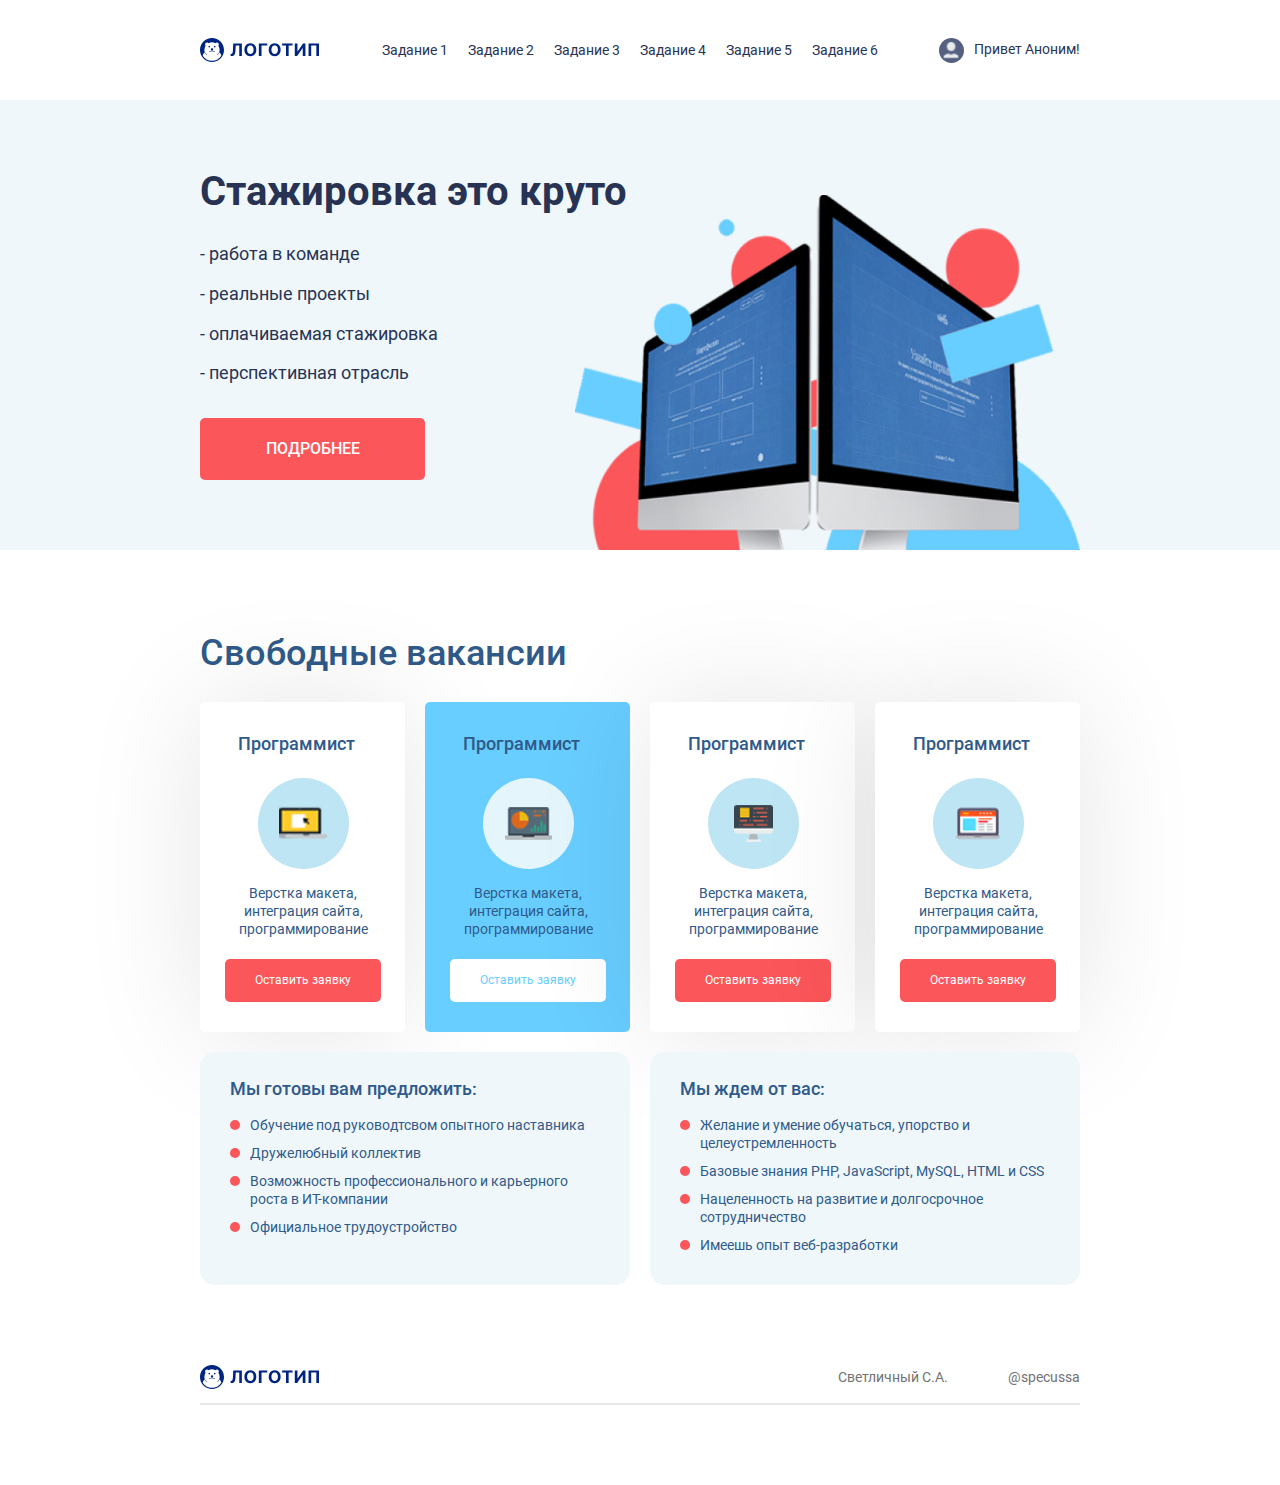
<file: index.html>
<!DOCTYPE html>
<html lang="en">
<head>
  <meta charset="UTF-8">
  <meta http-equiv="X-UA-Compatible" content="IE=edge">
  <meta name="viewport" content="width=device-width, initial-scale=1.0">
  <title>Стажировка это круто</title>
  <link rel="stylesheet" href="css/normalize.css">
  <link rel="stylesheet" href="css/style.css">
</head>
<body><div class="overlay"></div>
  <header class="header">
    <div class="container header__container">
      <div class="header__flex">
        <div class="header__absolute"></div>
        <a href="index.html" class="header__logo">
          <img src="img/logo.svg" alt="">
        </a>
        <div class="header__navigation">
          <nav class="header__nav">
            <ul class="header__list">
              <li class="header__item"><a href="index.html" class="header__link">Задание 1</a></li>
              <li class="header__item"><a href="login.html" class="header__link">Задание 2</a></li>
              <li class="header__item"><a href="popular.html" class="header__link">Задание 3</a></li>
              <li class="header__item"><a href="index.html" class="header__link">Задание 4</a></li>
              <li class="header__item"><a href="login.html" class="header__link">Задание 5</a></li>
              <li class="header__item"><a href="popular.html" class="header__link">Задание 6</a></li>
            </ul>
          </nav>
        </div>
        <a href="login.html" class="header__login">
          <img src="img/user.svg" alt="">
          <span class="header__span">Привет Аноним!</span>
        </a>
        <button class="header__burger" aria-label="Открыть меню">
          <svg viewBox="0 0 33 26" fill="#2F5A89" xmlns="http://www.w3.org/2000/svg" xmlns:xlink="http://www.w3.org/1999/xlink">
            <rect x="0" y="2" width="33" height="3.32" rx="1.66"/>
            <rect x="0" y="10.85" width="33" height="3.32" rx="1.66"/>
            <rect x="0" y="19.7" width="33" height="3.32" rx="1.66"/>
          </svg>
        </button>
      </div>
    </div>
  </header>
  <main>
    <section class="hero">
      <div class="container hero__container">
        <div class="hero__info">
          <h1 class="hero__head">Стажировка это круто</h1>
          <ul class="hero__list">
            <li class="hero__item">
              <p class="hero__link">- работа в команде</p>
              <p class="hero__link">- реальные проекты</p>
              <p class="hero__link">- оплачиваемая стажировка</p>
              <p class="hero__link">- перспективная отрасль</p>
            </li>
          </ul>
          <a href="#" class="hero__btn">Подробнее</a>
        </div>
        <div class="hero__img">
          <img src="img/hero/1.png" alt="">
        </div>
      </div>
    </section>
    <section class="vacancy">
      <div class="container vacancy_container">
        <h2 class="vacancy__heading">Свободные вакансии</h2>
        <div class="vacancy__flex">
          <ul class="vacancy__list">
            <li class="vacancy__item">
              <div class="vacancy__top">
                <h4 class="vacancy__head">Программист</h4>
                <div class="vacancy__img">
                  <span class="vacancy__icon vacancy__one"></span>
                </div>
                <p class="vacancy__desc">
                  Верстка макета, интеграция сайта, программирование
                </p>
              </div>
              <div class="vacancy__bottom">
                <a href="#" class="vacancy__btn">Оставить заявку</a>
              </div>
            </li>
            <li class="vacancy__item">
              <div class="vacancy__top">
                <h4 class="vacancy__head">Программист</h4>
                <div class="vacancy__img">
                  <span class="vacancy__icon vacancy__two"></span>
                </div>
                <p class="vacancy__desc">
                  Верстка макета, интеграция сайта, программирование
                </p>
              </div>
              <div class="vacancy__bottom">
                <a href="#" class="vacancy__btn">Оставить заявку</a>
              </div>
            </li>
            <li class="vacancy__item">
              <div class="vacancy__top">
                <h4 class="vacancy__head">Программист</h4>
                <div class="vacancy__img">
                  <span class="vacancy__icon vacancy__three"></span>
                </div>
                <p class="vacancy__desc">
                  Верстка макета, интеграция сайта, программирование
                </p>
              </div>
              <div class="vacancy__bottom">
                <a href="#" class="vacancy__btn">Оставить заявку</a>
              </div>
            </li>
            <li class="vacancy__item">
              <div class="vacancy__top">
                <h4 class="vacancy__head">Программист</h4>
                <div class="vacancy__img">
                  <span class="vacancy__icon vacancy__four"></span>
                </div>
                <p class="vacancy__desc">
                  Верстка макета, интеграция сайта, программирование
                </p>
              </div>
              <div class="vacancy__bottom">
                <a href="#" class="vacancy__btn">Оставить заявку</a>
              </div>
            </li>
          </ul>
        </div>
      </div>
    </section>
    <section class="services">
      <div class="container services__container">
        <ul class="services__list">
          <li class="services__item">
              <h3 class="services__heading">Мы готовы вам предложить:</h3>
              <ul class="services__desc">
                <li>Обучение под руководтсвом опытного наставника</li>
                <li>Дружелюбный коллектив</li>
                <li>Возможность профессионального и карьерного роста в ИТ-компании</li>
                <li>Официальное трудоустройство</li>
              </ul>
          </li>
          <li class="services__item">
              <h3 class="services__heading">Мы ждем от вас:</h3>
              <ul class="services__desc">
                <li>Желание и умение обучаться, упорство и целеустремленность</li>
                <li>Базовые знания PHP, JavaScript, MySQL, HTML и CSS</li>
                <li>Нацеленность на развитие и долгосрочное сотрудничество</li>
                <li>Имеешь опыт веб-разработки</li>
              </ul>
          </li>
        </ul>
      </div>
    </section>
  </main>
  <footer class="footer">
    <div class="container footer__container">
      <div class="footer__content">
        <a href="index.html" class="footer__logo">
          <img src="img/logo.svg" alt="">
        </a>
        <div class="footer__contact">
          <p class="footer__info">Светличный С.А.</p>
          <a href="https://t.me/specussa" target="_blank" class="footer__info">@specussa</a>
        </div>
      </div>
    </div>
  </footer>
  <script src="js/main.js"></script>
<!-- https://www.figma.com/file/5s6gEd6c7xHF7l51x2yrsz/%D0%A1%D1%82%D0%B0%D0%B6%D0%B8%D1%80%D0%BE%D0%B2%D0%BA%D0%B0-%D1%8D%D1%82%D0%BE-%D0%BA%D1%80%D1%83%D1%82%D0%BE-(Hi-tech-media)?t=WA0oLAIWZgQK2Ka3-0 -->
</body>
</html>
</file>
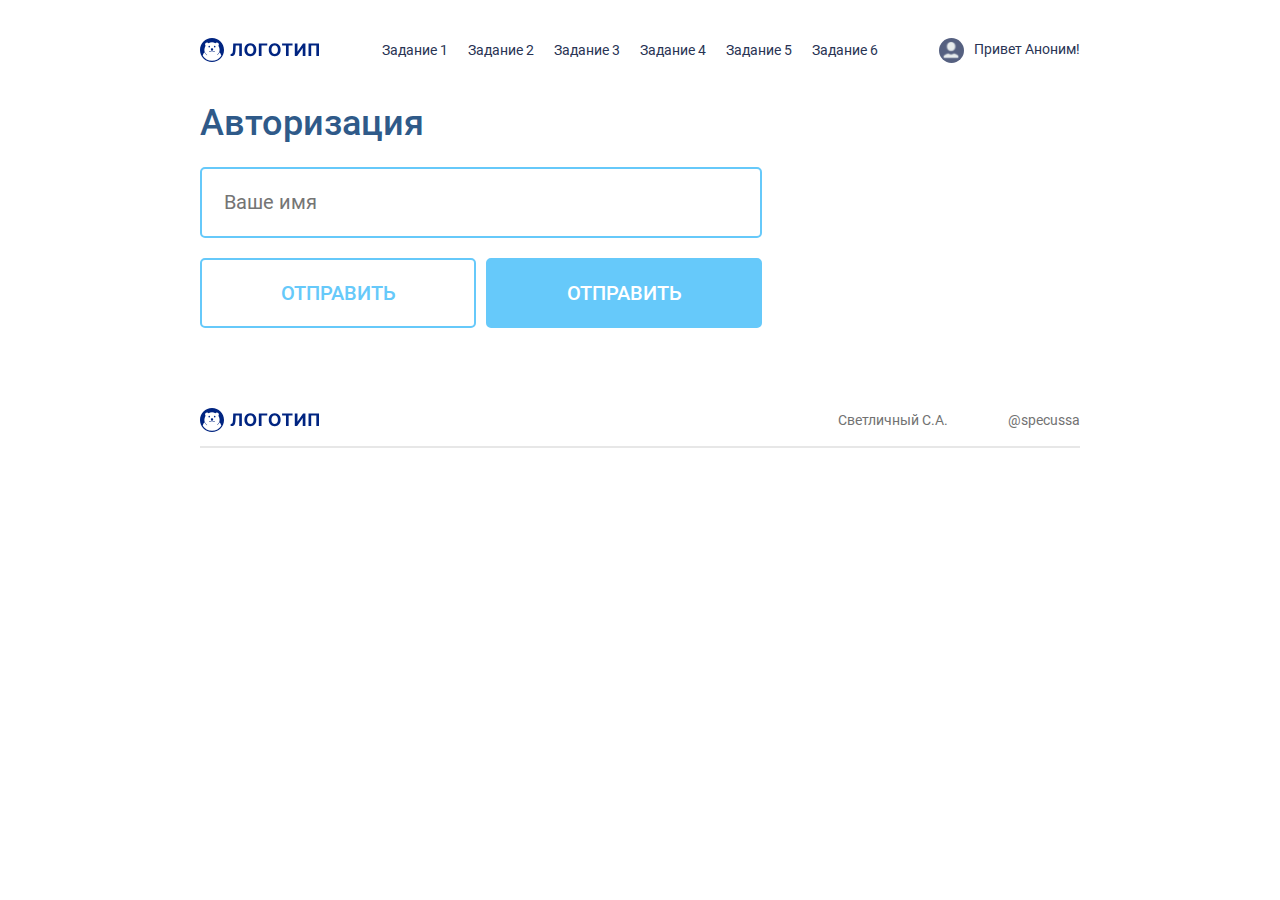
<file: login.html>
<!DOCTYPE html>
<html lang="en">
<head>
  <meta charset="UTF-8">
  <meta http-equiv="X-UA-Compatible" content="IE=edge">
  <meta name="viewport" content="width=device-width, initial-scale=1.0">
  <title>Авторизация</title>
  <link rel="stylesheet" href="css/normalize.css">
  <link rel="stylesheet" href="css/style.css">
</head>
<body><div class="overlay"></div>
  <header class="header">
    <div class="container header__container">
      <div class="header__flex">
        <div class="header__absolute"></div>
        <a href="index.html" class="header__logo">
          <img src="img/logo.svg" alt="">
        </a>
        <div class="header__navigation">
          <nav class="header__nav">
            <ul class="header__list">
              <li class="header__item"><a href="index.html" class="header__link">Задание 1</a></li>
              <li class="header__item"><a href="login.html" class="header__link">Задание 2</a></li>
              <li class="header__item"><a href="popular.html" class="header__link">Задание 3</a></li>
              <li class="header__item"><a href="index.html" class="header__link">Задание 4</a></li>
              <li class="header__item"><a href="login.html" class="header__link">Задание 5</a></li>
              <li class="header__item"><a href="popular.html" class="header__link">Задание 6</a></li>
            </ul>
          </nav>
        </div>
        <a href="login.html" class="header__login">
          <img src="img/user.svg" alt="">
          <span class="header__span">Привет Аноним!</span>
        </a>
        <button class="header__burger" aria-label="Открыть меню">
          <svg viewBox="0 0 33 26" fill="#2F5A89" xmlns="http://www.w3.org/2000/svg" xmlns:xlink="http://www.w3.org/1999/xlink">
            <rect x="0" y="2" width="33" height="3.32" rx="1.66"/>
            <rect x="0" y="10.85" width="33" height="3.32" rx="1.66"/>
            <rect x="0" y="19.7" width="33" height="3.32" rx="1.66"/>
          </svg>
        </button>
      </div>
    </div>
  </header>
  <main>
    <section class="login">
      <div class="container login__container">
        <h2 class="login__heading">Авторизация</h2>
				<form class="login__form" action="https://jsonplaceholder.typicode.com/posts" method="POST">
					<label class="login__label" aria-label="Введите логин">
						<input required="" class="login__input" name="username" type="text" placeholder="Ваше имя">
					</label>
          <div class="login__btn">
            <button aria-label="Кнопка авторизации" type="submit" class="login__send">Отправить</button>
            <a href="#" aria-label="Кнопка регистрации" class="login__send">Отправить</a>
          </div>
				</form>
      </div>
    </section>
  </main>
  <footer class="footer">
    <div class="container footer__container">
      <div class="footer__content">
        <a href="index.html" class="footer__logo">
          <img src="img/logo.svg" alt="">
        </a>
        <div class="footer__contact">
          <p class="footer__info">Светличный С.А.</p>
          <a href="https://t.me/specussa" target="_blank" class="footer__info">@specussa</a>
        </div>
      </div>
    </div>
  </footer>
  <script src="js/main.js"></script>
<!-- https://www.figma.com/file/5s6gEd6c7xHF7l51x2yrsz/%D0%A1%D1%82%D0%B0%D0%B6%D0%B8%D1%80%D0%BE%D0%B2%D0%BA%D0%B0-%D1%8D%D1%82%D0%BE-%D0%BA%D1%80%D1%83%D1%82%D0%BE-(Hi-tech-media)?t=WA0oLAIWZgQK2Ka3-0 -->
</body>
</html>
</file>
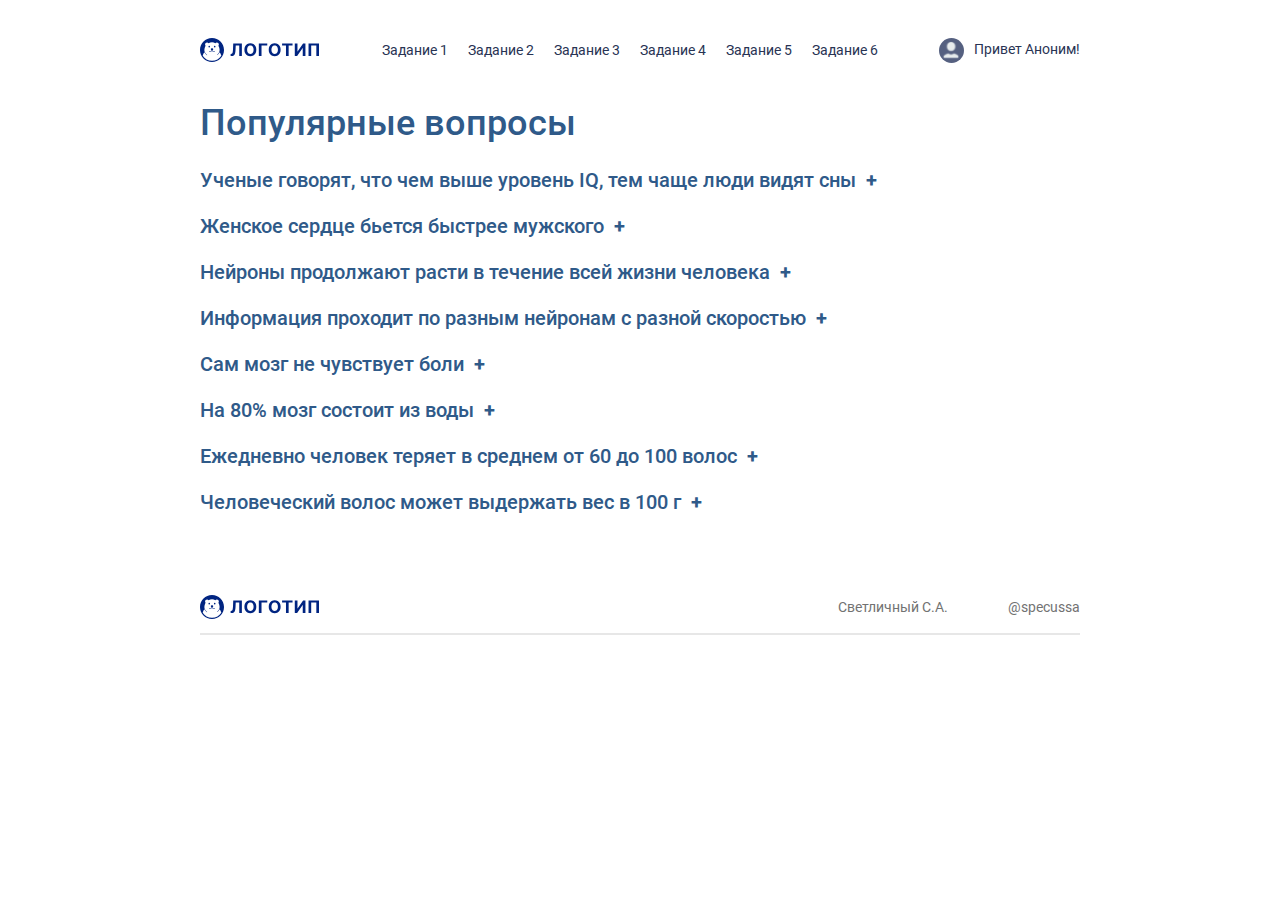
<file: popular.html>
<!DOCTYPE html>
<html lang="en">
<head>
  <meta charset="UTF-8">
  <meta http-equiv="X-UA-Compatible" content="IE=edge">
  <meta name="viewport" content="width=device-width, initial-scale=1.0">
  <title>Авторизация</title>
  <link rel="stylesheet" href="css/normalize.css">
  <link rel="stylesheet" href="css/style.css">
</head>
<body><div class="overlay"></div>
  <header class="header">
    <div class="container header__container">
      <div class="header__flex">
        <div class="header__absolute"></div>
        <a href="index.html" class="header__logo">
          <img src="img/logo.svg" alt="">
        </a>
        <div class="header__navigation">
          <nav class="header__nav">
            <ul class="header__list">
              <li class="header__item"><a href="index.html" class="header__link">Задание 1</a></li>
              <li class="header__item"><a href="login.html" class="header__link">Задание 2</a></li>
              <li class="header__item"><a href="popular.html" class="header__link">Задание 3</a></li>
              <li class="header__item"><a href="index.html" class="header__link">Задание 4</a></li>
              <li class="header__item"><a href="login.html" class="header__link">Задание 5</a></li>
              <li class="header__item"><a href="popular.html" class="header__link">Задание 6</a></li>
            </ul>
          </nav>
        </div>
        <a href="login.html" class="header__login">
          <img src="img/user.svg" alt="">
          <span class="header__span">Привет Аноним!</span>
        </a>
        <button class="header__burger" aria-label="Открыть меню">
          <svg viewBox="0 0 33 26" fill="#2F5A89" xmlns="http://www.w3.org/2000/svg" xmlns:xlink="http://www.w3.org/1999/xlink">
            <rect x="0" y="2" width="33" height="3.32" rx="1.66"/>
            <rect x="0" y="10.85" width="33" height="3.32" rx="1.66"/>
            <rect x="0" y="19.7" width="33" height="3.32" rx="1.66"/>
          </svg>
        </button>
      </div>
    </div>
  </header>
  <main>
    <section class="popular">
      <div class="container popular__container">
        <h2 class="popular__heading">Популярные вопросы</h2>
        <button class="popular__accordion">Ученые говорят, что чем выше уровень IQ, тем чаще люди видят сны</button>
        <div class="popular__panel">
          <p>Может, так оно и есть, но не думай, что ты дурачок, если не можешь вспомнить свои сновидения. Большая часть людей не помнит, что им снится, а средняя длина сна — лишь 2—3 секунды — вполне достаточно, чтобы понять, что что-то видишь.</p>
        </div>
        <button class="popular__accordion">Женское сердце бьется быстрее мужского</button>
        <div class="popular__panel">
          <p>Lorem ipsum 2..</p>
        </div>
        <button class="popular__accordion">Нейроны продолжают расти в течение всей жизни человека</button>
        <div class="popular__panel">
          <p>Lorem ipsum 3..</p>
        </div>
        <button class="popular__accordion">Информация проходит по разным нейронам с разной скоростью</button>
        <div class="popular__panel">
          <p>Lorem ipsum 4..</p>
        </div>
        <button class="popular__accordion">Сам мозг не чувствует боли</button>
        <div class="popular__panel">
          <p>Lorem ipsum 5..</p>
        </div>
        <button class="popular__accordion">На 80% мозг состоит из воды</button>
        <div class="popular__panel">
          <p>Lorem ipsum 6..</p>
        </div>
        <button class="popular__accordion">Ежедневно человек теряет в среднем от 60 до 100 волос</button>
        <div class="popular__panel">
          <p>Lorem ipsum 7..</p>
        </div>
        <button class="popular__accordion">Человеческий волос может выдержать вес в 100 г</button>
        <div class="popular__panel">
          <p>Lorem ipsum 8..</p>
        </div>
      </div>
    </section>
  </main>
  <footer class="footer">
    <div class="container footer__container">
      <div class="footer__content">
        <a href="index.html" class="footer__logo">
          <img src="img/logo.svg" alt="">
        </a>
        <div class="footer__contact">
          <p class="footer__info">Светличный С.А.</p>
          <a href="https://t.me/specussa" target="_blank" class="footer__info">@specussa</a>
        </div>
      </div>
    </div>
  </footer>
	<script src="js/main.js"></script>
<!-- https://www.figma.com/file/5s6gEd6c7xHF7l51x2yrsz/%D0%A1%D1%82%D0%B0%D0%B6%D0%B8%D1%80%D0%BE%D0%B2%D0%BA%D0%B0-%D1%8D%D1%82%D0%BE-%D0%BA%D1%80%D1%83%D1%82%D0%BE-(Hi-tech-media)?t=WA0oLAIWZgQK2Ka3-0 -->
</body>
</html>
</file>
<file: css/style.css>
@font-face{
  font-family: 'Roboto';
  font-weight: 400;
  font-style: normal;
   src: local('Roboto-Regular'),
      url('../fonts/Roboto-Regular.woff') format('woff'),
      url('../fonts/Roboto-Regular.woff2') format('woff2');
 }

 @font-face{
  font-family: 'Roboto';
  font-weight: 500;
  font-style: normal;
  src: local('Roboto-Medium'),
     url('../fonts/Roboto-Medium.woff') format('woff'),
     url('../fonts/Roboto-Medium.woff2') format('woff2');
 }

 @font-face{
  font-family: 'Roboto';
  font-weight: 600;
  font-style: bold;
  src: local('MullerBold'),
     url('../fonts/Roboto-Medium.woff') format('woff'),
     url('../fonts/Roboto-Medium.woff2') format('woff2');
 }

 @font-face{
  font-family: 'Roboto';
  font-weight: 700;
  font-style: normal;
  src: local('Roboto-Bold'),
     url('../fonts/Roboto-Bold.woff') format('woff'),
     url('../fonts/Roboto-Bold.woff2') format('woff2');
 }

* {
  box-sizing: border-box;
}

html {
  font-family: Roboto, sans-serif;
}

h1, h2, h3, h4, p, a {
  margin: 0;
}

h1 {
  font-size: 56px;
  line-height: 1.1;
  font-weight: 700;
}

h2 {
  font-size: 36px;
  line-height: 1.3;
  font-weight: 500;
}

h3 {
  font-size: 20px;
  line-height: 1.3;
  font-weight: 600;
}

h4 {
  font-size: 20px;
  line-height: 1.3;
  font-weight: 500;
}

a {
  text-decoration: none;
}

p {
  font-size: 16px;
  line-height: 1.3;
  font-weight: 400;
}

ul {
  margin:0;
  padding:0;
  list-style: none;
}

img {
  max-width: 100%;
}

.container {
  width: 100%;
  max-width: 1210px;
  padding: 0 45px;
  margin-left: auto;
  margin-right: auto;
}

/* ---------- header ---------- */

.header {
  background: #FFF;
}

.header__flex {
  display: -webkit-box;
  display: -ms-flexbox;
  display: flex;
  width: 100%;
  min-height: 140px;
  align-items: center;
  justify-content: space-between;
  border-radius: 15px;
}

.header__absolute {
  display: none;
}

.header__logo {
  display: -webkit-box;
  display: -ms-flexbox;
  display: flex;
  width: 119px;
  height: 24px;
  margin: 0 123px 0 0;
  z-index: 101;
}

.header__login {
  display: -webkit-box;
  display: -ms-flexbox;
  display: flex;
  margin: 0 0 0 81px;
  align-items: center;
  font-size: 16px;
  line-height: 19px;
  font-weight: 400;
  cursor: pointer;
}

.header__login img {
  width: 25px;
  height: 25px;
  margin-right: 10px;
}

.header__span {
  position: relative;
  padding: 4px 0;
  font-size: 16px;
  line-height: 19px;
  font-weight: 400;
  color: #283353;
}

.header__span::before {
	content: "";
	bottom: 0;
	left: 0;
	position: absolute;
	width: 100%;
	height: 2px;
	background-color: #65CCFF;
  -webkit-transition: top 0.4s;
  -moz-transition: top 0.4s;
  -ms-transition: top 0.4s;
  -o-transition: top 0.4s;
  transition: top 0.4s;
  -webkit-transform: scaleX(0);
  -moz-transform: scaleX(0);
  -ms-transform: scaleX(0);
  -o-transform: scaleX(0);
  transform: scaleX(0);
}

.header__span:hover:before {
  -webkit-transform: scaleX(1);
  -moz-transform: scaleX(1);
  -ms-transform: scaleX(1);
  -o-transform: scaleX(1);
  transform: scaleX(1);
}

.header__navigation {
  display: -webkit-box;
  display: -ms-flexbox;
  display: flex;
  -moz-box-shadow: none;
  -webkit-box-shadow: none;
  box-shadow: none;
}

.header__list {
  display: -webkit-box;
  display: -ms-flexbox;
  display: flex;
  margin: auto;
  padding: 0;
  flex-wrap: wrap;
  font-size: 16px;
  line-height: 19px;
  font-weight: 400;
}

.header__item:not(:last-child) {
  margin-right: 35px;
}

.header__link {
  display: -webkit-box;
  display: -ms-flexbox;
  display: flex;
  padding: 4px 0;
  font-size: 16px;
  line-height: 19px;
  font-weight: 400;
  justify-content: center;
  flex-direction: row;
  align-items: center;
  -webkit-transform: translateY(1px);
  -moz-transform: translateY(1px);
  -ms-transform: translateY(1px);
  -o-transform: translateY(1px);
  transform: translateY(1px);
  color: #283353;
}

.header__link::before {
	content: "";
	bottom: 0;
	left: 0;
	position: absolute;
	width: 100%;
	height: 2px;
	background-color: #65CCFF;
  -webkit-transition: top 0.4s;
  -moz-transition: top 0.4s;
  -ms-transition: top 0.4s;
  -o-transition: top 0.4s;
  transition: top 0.4s;
  -webkit-transform: scaleX(0);
  -moz-transform: scaleX(0);
  -ms-transform: scaleX(0);
  -o-transform: scaleX(0);
  transform: scaleX(0);
}

.header__link:hover:before, .header__link:active:before, .header__link:focus:before {
  -webkit-transform: scaleX(1);
  -moz-transform: scaleX(1);
  -ms-transform: scaleX(1);
  -o-transform: scaleX(1);
  transform: scaleX(1);
}

.overlay {
  width: 100%;
  height: 100%;
  position: fixed;
  left: 0;
  top: 0;
  z-index: 99;
  opacity: 0;
  visibility: hidden;
}

.overlay__open {
  opacity: 1;
  visibility: visible;
  -webkit-transition: all 0.3s;
  -moz-transition: all 0.3s;
  -ms-transition: all 0.3s;
  -o-transition: all 0.3s;
  transition: all 0.3s;
}

.header__burger {
  display: none;
  width: 33px;
  margin: 0;
  padding: 0;
  border: none;
  background: transparent;
  cursor: pointer;
  z-index: 101;
}

.header__burger svg {
  -webkit-transform: rotate(-180deg);
  -moz-transform: rotate(-180deg);
  -ms-transform: rotate(-180deg);
  -o-transform: rotate(-180deg);
  transform: rotate(-180deg);
  fill: #2F5A89;
  -webkit-transition: all 0.4s;
  -moz-transition: all 0.4s;
  -ms-transition: all 0.4s;
  -o-transition: all 0.4s;
  transition: all 0.4s;
}

.header__burger rect:nth-of-type(1) {
  -webkit-transform: translateX(0) translateY(0) rotate(0);
  -moz-transform: translateX(0) translateY(0) rotate(0);
  -ms-transform: translateX(0) translateY(0) rotate(0);
  -o-transform: translateX(0) translateY(0) rotate(0);
  transform: translateX(0) translateY(0) rotate(0);
  transform-origin: 0 0;
  -webkit-transition: all 0.4s;
  -moz-transition: all 0.4s;
  -ms-transition: all 0.4s;
  -o-transition: all 0.4s;
  transition: all 0.4s;
  transition-delay: 0.20s;
}

.header__burger rect:nth-of-type(2) {
  opacity: 1;
  -webkit-transform: translateX(0) translateY(0);
  -moz-transform: translateX(0) translateY(0);
  -ms-transform: translateX(0) translateY(0);
  -o-transform: translateX(0) translateY(0);
  transform: translateX(0) translateY(0);
  -webkit-transition: all 0s;
  -moz-transition: all 0s;
  -ms-transition: all 0s;
  -o-transition: all 0s;
  transition: all 0s;
  transition-delay: 0.30s;
}

.header__burger rect:nth-of-type(3) {
  -webkit-transform: translateX(0) translateY(0) rotate(0);
  -moz-transform: translateX(0) translateY(0) rotate(0);
  -ms-transform: translateX(0) translateY(0) rotate(0);
  -o-transform: translateX(0) translateY(0) rotate(0);
  transform: translateX(0) translateY(0) rotate(0);
  transform-origin: 0 0;
  -webkit-transition: all 0.4s;
  -moz-transition: all 0.4s;
  -ms-transition: all 0.4s;
  -o-transition: all 0.4s;
  transition: all 0.4s;
  transition-delay: 0.20s;
}

.header__burger-active svg {
  -webkit-transform: rotate(0);
  -moz-transform: rotate(0);
  -ms-transform: rotate(0);
  -o-transform: rotate(0);
  transform: rotate(0);
  -webkit-transition: all 0.4s;
  -moz-transition: all 0.4s;
  -ms-transition: all 0.4s;
  -o-transition: all 0.4s;
  transition: all 0.4s;
  transition-delay: 0.20s;
}

.header__burger-active rect:nth-of-type(1) {
  -webkit-transform: translateX(4px) translateY(0.5px) rotate(45deg);
  -moz-transform: translateX(4px) translateY(0.5px) rotate(45deg);
  -ms-transform: translateX(4px) translateY(0.5px) rotate(45deg);
  -o-transform: translateX(4px) translateY(0.5px) rotate(45deg);
  transform: translateX(4px) translateY(0.5px) rotate(45deg);
  transform-origin: 4px 3px;
  -webkit-transition: all 0.4s;
  -moz-transition: all 0.4s;
  -ms-transition: all 0.4s;
  -o-transition: all 0.4s;
  transition: all 0.4s;
}

.header__burger-active rect:nth-of-type(2) {
  opacity: 0;
  -webkit-transition: all 0s;
  -moz-transition: all 0s;
  -ms-transition: all 0s;
  -o-transition: all 0s;
  transition: all 0s;
  transition-delay: 0.05s;
}

.header__burger-active rect:nth-of-type(3) {
  -webkit-transform: translateX(1px) translateY(-3.5px) rotate(-45deg);
  -moz-transform: translateX(1px) translateY(-3.5px) rotate(-45deg);
  -ms-transform: translateX(1px) translateY(-3.5px) rotate(-45deg);
  -o-transform: translateX(1px) translateY(-3.5px) rotate(-45deg);
  transform: translateX(1px) translateY(-3.5px) rotate(-45deg);
  transform-origin: 10px 20px;
  -webkit-transition: all 0.4s;
  -moz-transition: all 0.4s;
  -ms-transition: all 0.4s;
  -o-transition: all 0.4s;
  transition: all 0.4s;
}

/* ---------- login ---------- */

.login__heading {
  color: #2F5A89;
}

.login__form {
  display: -webkit-box;
  display: -ms-flexbox;
  display: flex;
  max-width: 562px;
  flex-direction: column;
  justify-content: flex-start;
}

.login__label {
  font-weight: 400;
  font-size: 20px;
  line-height: 1.3;
  color: #727272;
}

.login__input {
  width: 100%;
  min-height: 70px;
  margin: 20px 0;
  padding: 22px;
  border: 2px solid #66C9FA;
  border-radius: 5px;
}

.login__btn {
  display: -webkit-box;
  display: -ms-flexbox;
  display: flex;
  flex-wrap: wrap;
  justify-content: space-between;
}

.login__send {
  display: -webkit-box;
  display: -ms-flexbox;
  display: flex;
  width: 100%;
  min-height: 70px;
  padding: 20px 40px;
  flex: 0 0 calc(50% - 5px);
  font-size: 20px;
  line-height: 1.3;
  font-weight: 500;
  text-align: center;
  align-items: center;
  justify-content: center;
  text-transform: uppercase;
  color: #66C9FA;
  border: 2px solid #66C9FA;
  border-radius: 5px;
  background: transparent;
}

.login__send:nth-child(2) {
  color: #FFF;
  background: #66C9FA;
}

/* ---------- hero ---------- */

.hero {
  margin: 20px 0 0;
  background: #EFF7FB;
}

.hero__container {
  position: relative;
  padding: 96px 45px;
}

.hero__info {
  max-width: 507px;
  position: relative;
  top: 0;
  bottom: 0;
  left: 0;
  z-index: 2;
  color: #283353;
}

.hero__head {
  margin: 0 0 45px 0;
}

.hero__link {
  font-size: 26px;
  line-height: 1.1;
  font-weight: 400;
  color: #283353;
}

.hero__link:not(:last-child) {
  margin: 0 0 25px 0;
}

.hero__btn {
  display: inline-block;
  min-width: 287px;
  margin: 50px 0 0 0;
  padding: 28px 72px;
  font-size: 24px;
  line-height: 1.1;
  font-weight: 500;
  color: #FFF;
  background: #FB565A;
  border-radius: 5px;
  text-align: center;
  text-transform: uppercase;
}

.hero__img {
  display: -webkit-box;
  display: -ms-flexbox;
  display: flex;
  max-width: 700px;
  padding: 116px 0;
  position: absolute;
  top: 0;
  bottom: 0;
  right: 0;
  z-index: 1;
}

/* ---------- vacancy ---------- */

.vacancy__heading {
  margin: 80px 0 0;
  color: #2F5A89;
}

.vacancy__flex {
  display: -webkit-box;
  display: -ms-flexbox;
  display: flex;
  margin: 25px 0 20px;
}

.vacancy__list {
  display: -webkit-box;
  display: -ms-flexbox;
  display: flex;
  flex-wrap: wrap;
  justify-content: space-between;
}

.vacancy__item {
  display: -webkit-box;
  display: -ms-flexbox;
  display: flex;
  width: 100%;
  margin: 0;
  padding: 40px 20px;
  flex: 0 0 calc(25% - 20px);
  flex-direction: column;
  justify-content: space-between;
  border-radius: 5px;
  text-align: center;
  background: #FFF;
  -moz-box-shadow: 0px 0px 120px rgba(0, 0, 0, 0.1);
  -webkit-box-shadow: 0px 0px 120px rgba(0, 0, 0, 0.1);
  box-shadow: 0px 0px 120px rgba(0, 0, 0, 0.1);
}

.vacancy__item:nth-child(2) {
  background: #68CDFF;
  -moz-box-shadow: none;
  -webkit-box-shadow: none;
  box-shadow: none;
}

.vacancy__item:nth-child(2) .vacancy__img {
  background: #E4F6FC;
}

.vacancy__item:nth-child(2) .vacancy__btn {
  color: #68CDFF;
  background: #FFF;
}

.vacancy__head {
  margin: 0 1px 20px auto;
  font-size: 20px;
  line-height: 1.3;
  font-weight: 500;
  color: #2F5A89;
}

.vacancy__icon {
  display: inline-block;
  background-repeat: no-repeat;
  background-color: transparent;
  background-position: center center;
  background-size: auto 100%;
}

.vacancy__img {
  display: -webkit-box;
  display: -ms-flexbox;
  display: flex;
  width: 91px;
  height: 91px;
  margin: 0 auto 15px;
  align-items: center;
  justify-content: center;
  background: #BEE5F3;
  border-radius: 50%;
}

.vacancy__one {
  width: 48px;
  height: 34px;
  background-image: url('../img/vacancy/31.svg');
}

.vacancy__two {
  width: 47px;
  height: 33px;
  background-image: url('../img/vacancy/311.svg');
}

.vacancy__three {
  width: 39px;
  height: 37px;
  background-image: url('../img/vacancy/3111.svg');
}

.vacancy__four {
  width: 44px;
  height: 33px;
  background-image: url('../img/vacancy/31111.svg');
}

.vacancy__desc {
  margin-top: 10px;
  font-size: 16px;
  line-height: 1.3;
  font-weight: 400;
  color: #2F5A89;
}

.vacancy__btn {
  display: inline-block;
  min-width: 180px;
  padding: 14px 27px;
  margin: 35px 0 0;
  font-size: 16px;
  line-height: 1.3;
  font-weight: 400;
  background: #FB565A;
  border-radius: 5px;
  text-align: center;
  color: #FFF;
}

/* ---------- services ---------- */

.services__container {
  display: -webkit-box;
  display: -ms-flexbox;
  display: flex;
}

.services__list {
  display: -webkit-box;
  display: -ms-flexbox;
  display: flex;
  flex: 1 1 50%;
  flex-wrap: wrap;
  justify-content: space-between;
}

.services__item {
  margin: 0;
  padding: 35px 40px 40px;
  flex: 0 0 calc(50% - 10px);
  border-radius: 15px;
  background-color: #EFF7FB;
  -webkit-transition: all 0.4s;
  -moz-transition: all 0.4s;
  -ms-transition: all 0.4s;
  -o-transition: all 0.4s;
  transition: all 0.4s;
}

.services__heading {
  margin: 0 0 15px;
  font-size: 20px;
  line-height: 1.3;
  font-weight: 600;
  color: #2F5A89;
}

.services__link {
  display: -webkit-box;
  display: -ms-flexbox;
  display: flex;
  align-items: center;
  color: #C93;
}

.services__desc li {
  display: -webkit-box;
  display: -ms-flexbox;
  display: flex;
  font-size: 16px;
  line-height: 1.3;
  font-weight: 400;
  color: #2F5A89;
}

.services__desc li:not(:last-child) {
  margin: 0 0 10px;
}

.services__desc li::before {
  content: '';
  display: -webkit-box;
  display: -ms-flexbox;
  display: flex;
  height: 10px;
  width: 10px;
  margin: 5.5px 10px 0 0;
  flex: 0 0 auto;
  vertical-align: middle;
  border-radius: 50%;
  background-color: #FB565A;
}

/* ---------- popular ---------- */

.popular__heading {
  color: #2F5A89;
}

.popular__accordion {
  display: -webkit-box;
  display: -ms-flexbox;
  display: flex;
  width: auto;
  padding: 20px 0 0;
  justify-content: flex-start;
  font-size: 20px;
  font-weight: 500;
  line-height: 1.3;
  border: none;
  outline: none;
  text-align: left;
  color: #2F5A89;
  background-color: transparent;
  cursor: pointer;
}

.popular__active, .popular__accordion:hover {
  background-color: transparent;
}

.popular__accordion:after {
  content: '\002B';
  display: inline-flex;
  margin: auto 0 auto 10px;
  align-items: center;
  color: #2F5A89;
  font-weight: bold;
}

.popular__active:after {
  content: "\2212";
}

.popular__panel {
  max-height: 0;
  color: #2F5A89;
  overflow: hidden;
  -webkit-transition: all 0.2s ease-out;
  -moz-transition: all 0.2s ease-out;
  -ms-transition: all 0.2s ease-out;
  -o-transition: all 0.2s ease-out;
  transition: all 0.2s ease-out;
}



/* ---------- footer ---------- */

.footer {
  padding: 80px 0 100px 0;
}

.footer__content {
  display: -webkit-box;
  display: -ms-flexbox;
  display: flex;
  justify-content: space-between;
  border-bottom: 2px solid #E7E7E7;
}

.footer__logo {
  display: -webkit-box;
  display: -ms-flexbox;
  display: flex;
  width: 119px;
  height: 24px;
  margin: 0 0 19px 0;
}

.footer__contact {
  display: -webkit-box;
  display: -ms-flexbox;
  display: flex;
  margin: 0 0 20px 0;
  align-items: center;
}

.footer__info {
  font-weight: 400;
  font-size: 16px;
  line-height: 1.3;
  color: #727272;
}

.footer__info:not(:last-child) {
  margin: 0 50px 0 0;
}

/* ---------- mobile adaptation ---------- */

@media screen and (max-width: 1280px) {
  .container {
    max-width: 970px;
  }

  .header__flex {
    min-height: 100px;
  }

  .header__logo {
    margin: 0 59px 0 0;
  }

  .header__item:not(:last-child) {
    margin-right: 20px;
  }

  .header__link {
    padding: 4px 0 7px;
    font-size: 14px;
    line-height: 16px;
  }

  .header__login {
    margin: 0 0 0 58px;
  }

  .header__span {
    padding: 4px 0 7px;
    font-size: 14px;
    line-height: 16px;
  }

  .hero {
    margin: 0;
  }

  .hero__container {
    padding: 70px 45px;
  }

  .hero__head {
    font-size: 40px;
    margin: 0 0 30px 0;
  }

  .hero__link {
    font-size: 18px;
  }

  .hero__link:not(:last-child) {
    margin: 0 0 20px 0;
  }

  .hero__btn {
    min-width: 225px;
    margin: 35px 0 0 0;
    padding: 22px 65px;
    font-size: 16px;
  }

  .hero__img {
    max-width: 550px;
    padding: 95px 45px 0 0;
  }

  .vacancy__item {
    padding: 30px 21px 30px 22px;
  }

  .vacancy__head {
    margin: 0 29px 23px 16px;
    font-size: 18px;
  }

  .vacancy__desc {
    margin-top: 15px;
    font-size: 14px;
  }

  .vacancy__btn {
    min-width: 155px;
    margin: 20px auto 0 auto;
    padding: 14px 30px;
    font-size: 12px;
  }

  .services__heading {
    font-size: 18px;
  }

  .services__item {
    padding: 25px 30px 30px;
  }

  .services__desc li {
    font-size: 14px;
  }

  .services__desc li::before {
    margin: 4px 10px 0 0;
  }

  .footer {
    padding: 80px 0;
  }

  .footer__logo,
  .footer__contact {
    margin: 0 0 14px 0;
  }

  .footer__info {
    font-size: 14px;
  }

  .footer__info:not(:last-child) {
    margin: 0 60px 0 0;
  }
}

@media screen and (max-width: 992px) {
  .container {
    max-width: 700px;
    padding: 0 30px;
  }

  .hero__container {
    padding: 30px;
  }

  .header__absolute {
    display: block;
    position: absolute;
    background: #fff;
    width: 100%;
    left: 0;
    right: 0;
    top: 0;
    height: 100px;
    z-index: 100;
  }

  .header__login {
    display: none;
  }
  
  .header-btn {
    width: 100%;
  }

  .header__list {
    display: block;
  }

  .header__nav {
    width: 100%;
    margin: 0 auto;
    padding: 10px 20px 20px;
    position: absolute;
    top: 100px;
    left: 0;
    right: 0;
    background: #FFF;
    max-width: 700px;
    z-index: 99;
    -webkit-transform: translateY(-100%);
    -moz-transform: translateY(-100%);
    -ms-transform: translateY(-100%);
    -o-transform: translateY(-100%);
    transform: translateY(-100%);
    -webkit-transition: all 0.5s;
    -moz-transition: all 0.5s;
    -ms-transition: all 0.5s;
    -o-transition: all 0.5s;
    transition: all 0.5s;
  }

  .header__open {
    -webkit-transform: translateY(0%);
    -moz-transform: translateY(0%);
    -ms-transform: translateY(0%);
    -o-transform: translateY(0%);
    transform: translateY(0%);
    -moz-box-shadow: 0px 0px 33px rgba(0, 0, 0, 0.15);
    -webkit-box-shadow: 0px 0px 33px rgba(0, 0, 0, 0.15);
    box-shadow: 0px 0px 33px rgba(0, 0, 0, 0.15);
  }

  .header__link {
    display: -webkit-box;
    display: -ms-flexbox;
    display: flex;
    justify-content: flex-start;
    padding: 12px 40px 13px 19px;
    color: #FFF;
    background: #FB565A;
  }

  .header__link::before {
    content: "";
    display: none;
  }

  .header__item:not(:last-child) {
    margin: 0 0 2px 0;
  }

  .header__item:nth-child(3) .header__link {
    color: #2F5A89;
    background: #FFF;
  }

  .header__burger {
    display: block;
  }

  .hero__head {
    font-size: 30px;
    margin: 0 0 20px 0;
  }

  .hero__link {
    font-size: 16px;
  }

  .hero__link:not(:last-child) {
    margin: 0 0 15px 0;
  }

  .hero__btn {
    min-width: 195px;
    margin: 25px 0 0 0;
    padding: 18px 50px;
  }

  .hero__img {
    max-width: 343px;
    padding: 64px 12px 23px 0;
  }

  .vacancy__flex {
    margin: 25px 0 0;
  }

  .vacancy__heading {
    margin: 30px 0 0;
    font-size: 28px;
  }

  .vacancy__item {
    margin: 0 0 20px;
    padding: 35px 29px 35px 35px;
    flex: 0 0 calc(50% - 10px);
  }
  
  .vacancy__head {
    margin: 0 auto 15px auto;
    font-size: 20px;
  }
  
  .vacancy__desc {
    margin-top: 15px;
    font-size: 16px;
  }

  .vacancy__btn {
    min-width: 180px;
    padding: 14px 27px;
    font-size: 16px;
  }

  .services__item {
    margin: 0 0 20px;
    flex: 0 0 100%;
  }

  .popular__accordion {
    width: 100%;
    justify-content: space-between;
  }

  .popular__accordion:after {
    margin: auto 0 auto 20px;
  }

  .footer {
    padding: 40px 0;
  }

  .footer__logo, .footer__contact {
    margin: 0 0 15px 0;
  }

  .footer__info:not(:last-child) {
    margin: 0 30px 0 0;
  }
}

@media screen and (max-width: 576px) {
  .container {
    max-width: 360px;
    padding: 0 20px;
  }

  .hero__container {
    padding: 25px 20px 30px;
  }

  .header__flex {
    min-height: 80px;
  }

  .header__absolute {
    height: 80px;
  }

  .header__nav {
    top: 80px;
  }

  .login__input {
    margin: 20px 0 10px;
    padding: 18px 22px;
  }

  .login__label {
    font-size: 16px;
  }

  .login__send {
    flex: 0 0 100%;
    margin: 0 0 10px;
    padding: 18px 30px 18px 31px;
  }

  .hero__info {
    max-width: 213px;
  }

  .hero__head {
    font-size: 20px;
    margin: 0 0 15px 0;
  }

  .hero__link {
    font-size: 12px;
  }

  .hero__link:not(:last-child) {
    margin: 0 0 10px 0;
  }

  .hero__btn {
    min-width: 120px;
    margin: 20px 0 0 0;
    padding: 12px 30px;
    font-size: 10px;
  }

  .hero__img {
    max-width: 144px;
    padding: 106px 0 30px 0;
  }

  .vacancy__flex {
    margin: 15px 0 0;
  }

  .vacancy__item {
    margin: 0 0 10px;
    flex: 0 0 100%;
  }

  .services__item {
    margin: 10px 0 15px;
  }

  .popular__heading {
    font-size: 26px;
  }

  .footer {
    padding: 50px 0 40px;
  }

  .footer__content {
    justify-content: flex-end;
  }

  .footer__logo {
    display: none;;
  }

  .footer__contact {
    margin: 0 0 15px;
    flex-direction: column;
    align-items: flex-end;
  }

  .footer__info:not(:last-child) {
    margin: 0 0 5px 0;
  }
}
</file>
